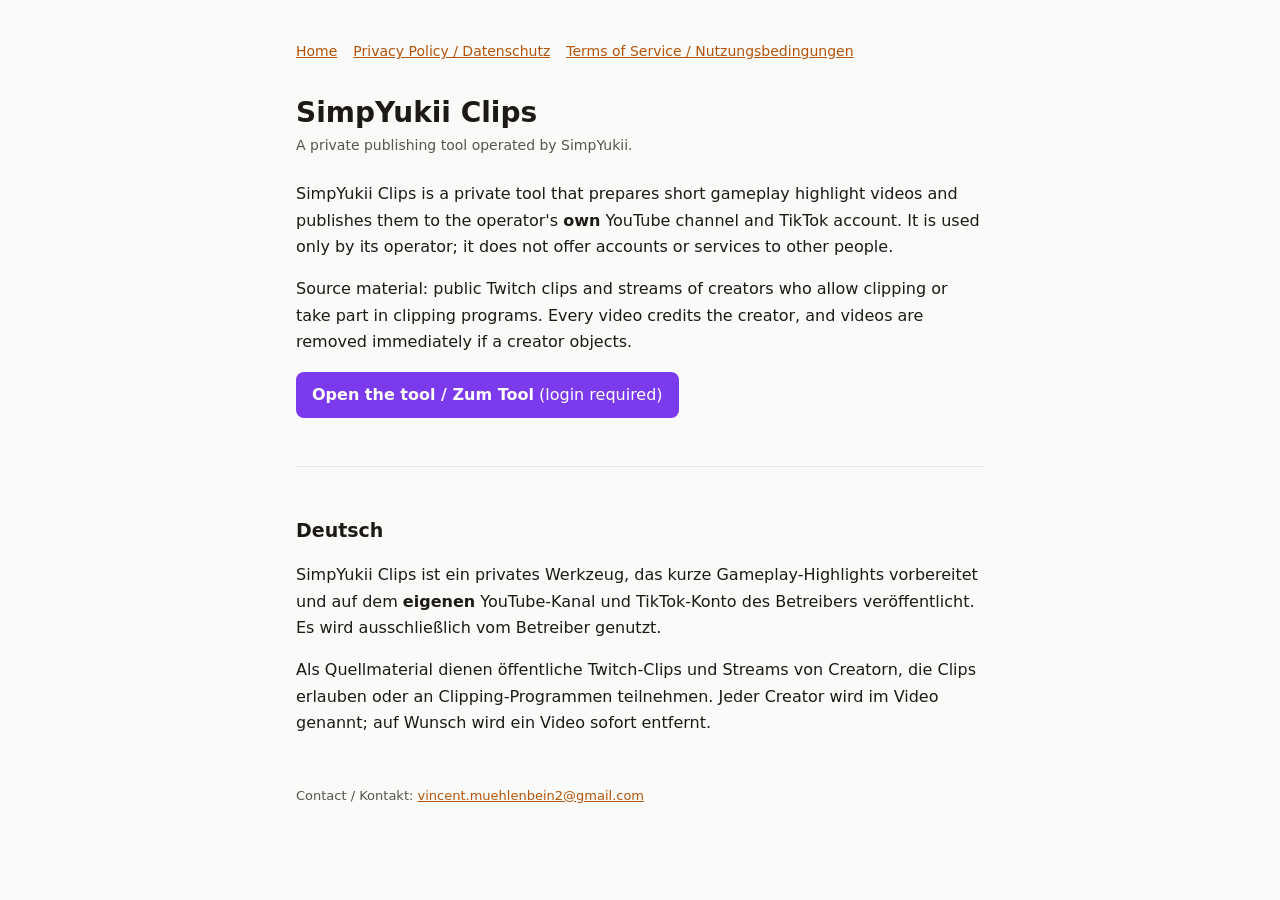
<file: index.html>
<!doctype html>
<html lang="en"><head><meta charset="utf-8"><meta name="viewport" content="width=device-width,initial-scale=1">
<title>SimpYukii Clips</title><link rel="stylesheet" href="/style.css"></head>
<body><main><nav><a href="/">Home</a><a href="/privacy.html">Privacy Policy / Datenschutz</a><a href="/terms.html">Terms of Service / Nutzungsbedingungen</a></nav>

<h1>SimpYukii Clips</h1>
<p class="meta">A private publishing tool operated by SimpYukii.</p>
<p>SimpYukii Clips is a private tool that prepares short gameplay highlight videos and publishes them to the operator's <strong>own</strong> YouTube channel and TikTok account. It is used only by its operator; it does not offer accounts or services to other people.</p>
<p>Source material: public Twitch clips and streams of creators who allow clipping or take part in clipping programs. Every video credits the creator, and videos are removed immediately if a creator objects.</p>
<p><a class="btn" href="https://2-31-112-199.sslip.io/" style="display:inline-block;padding:10px 16px;border-radius:8px;background:#7c3aed;color:#fff;text-decoration:none"><b>Open the tool / Zum Tool</b> (login required)</a></p>
<hr>
<h2>Deutsch</h2>
<p>SimpYukii Clips ist ein privates Werkzeug, das kurze Gameplay-Highlights vorbereitet und auf dem <strong>eigenen</strong> YouTube-Kanal und TikTok-Konto des Betreibers veröffentlicht. Es wird ausschließlich vom Betreiber genutzt.</p>
<p>Als Quellmaterial dienen öffentliche Twitch-Clips und Streams von Creatorn, die Clips erlauben oder an Clipping-Programmen teilnehmen. Jeder Creator wird im Video genannt; auf Wunsch wird ein Video sofort entfernt.</p>

<footer>Contact / Kontakt: <a href="mailto:vincent.muehlenbein2@gmail.com">vincent.muehlenbein2@gmail.com</a></footer>
</main></body></html>
</file>
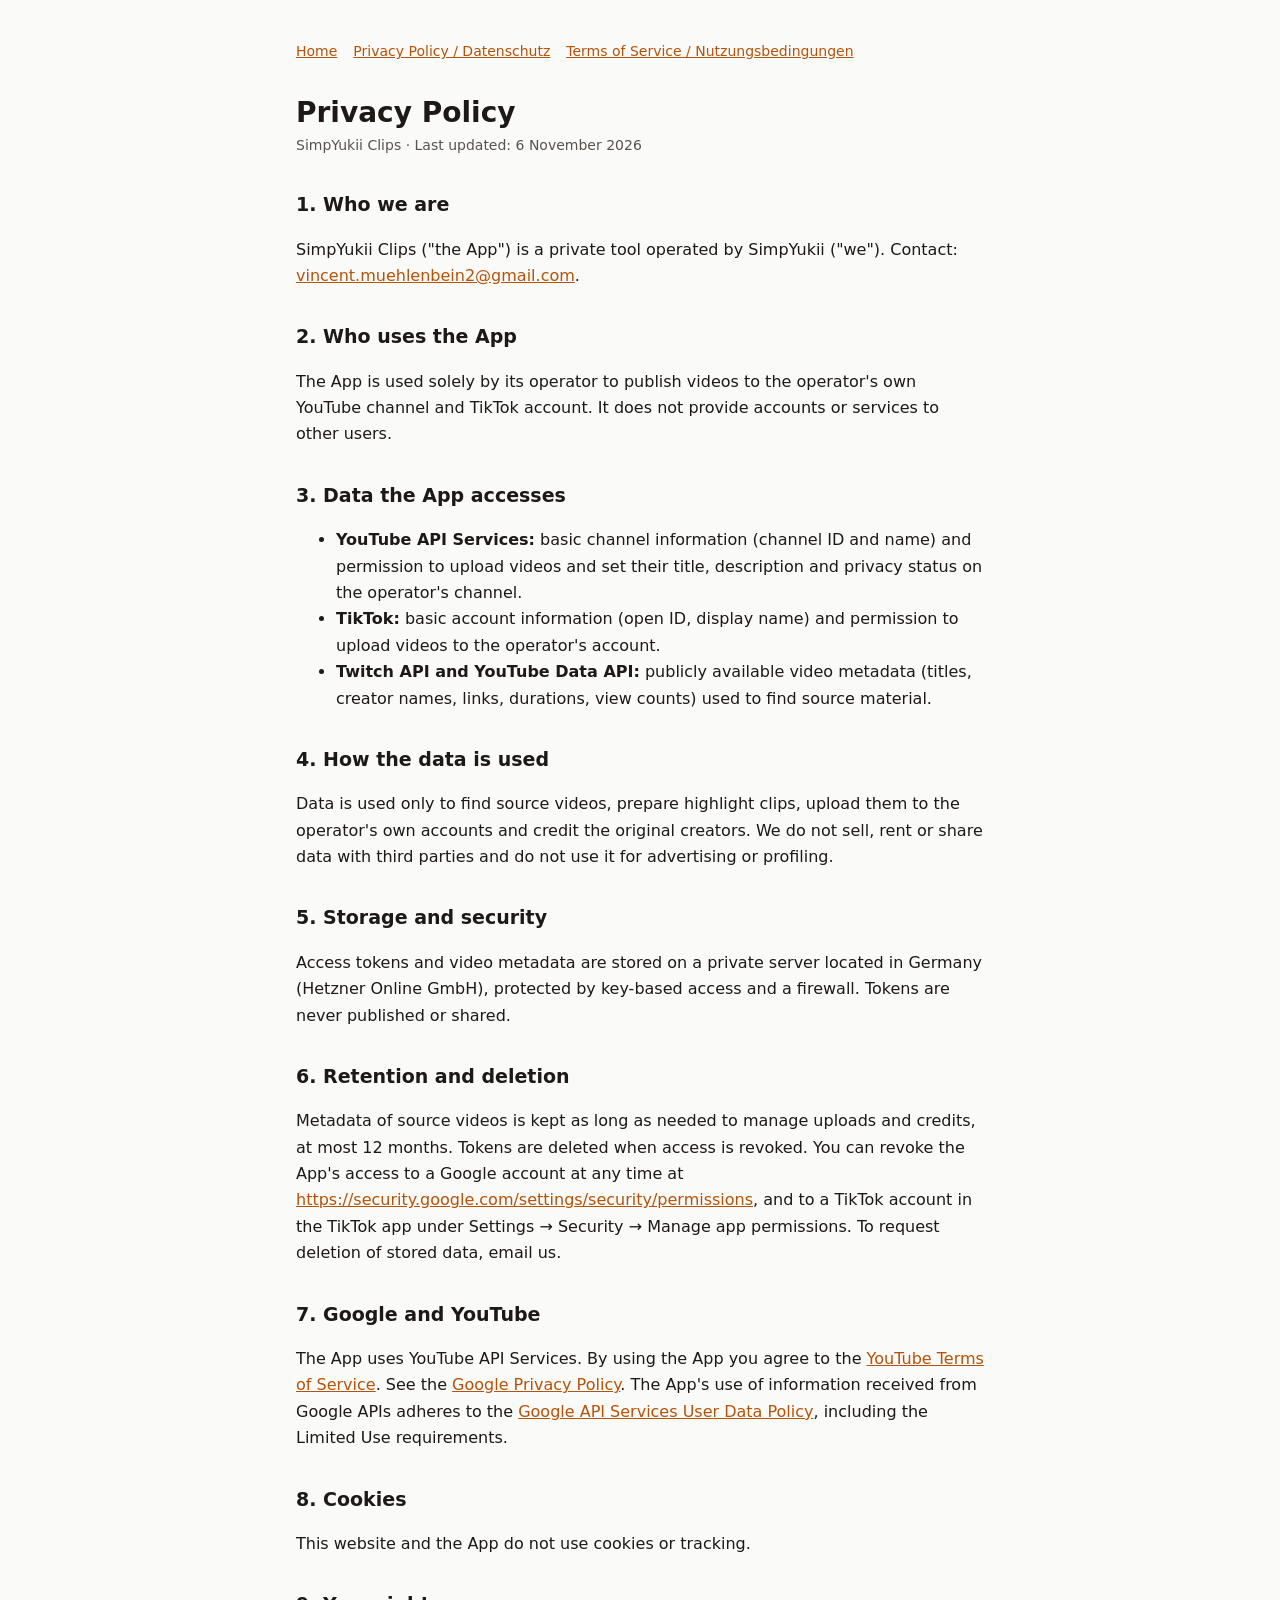
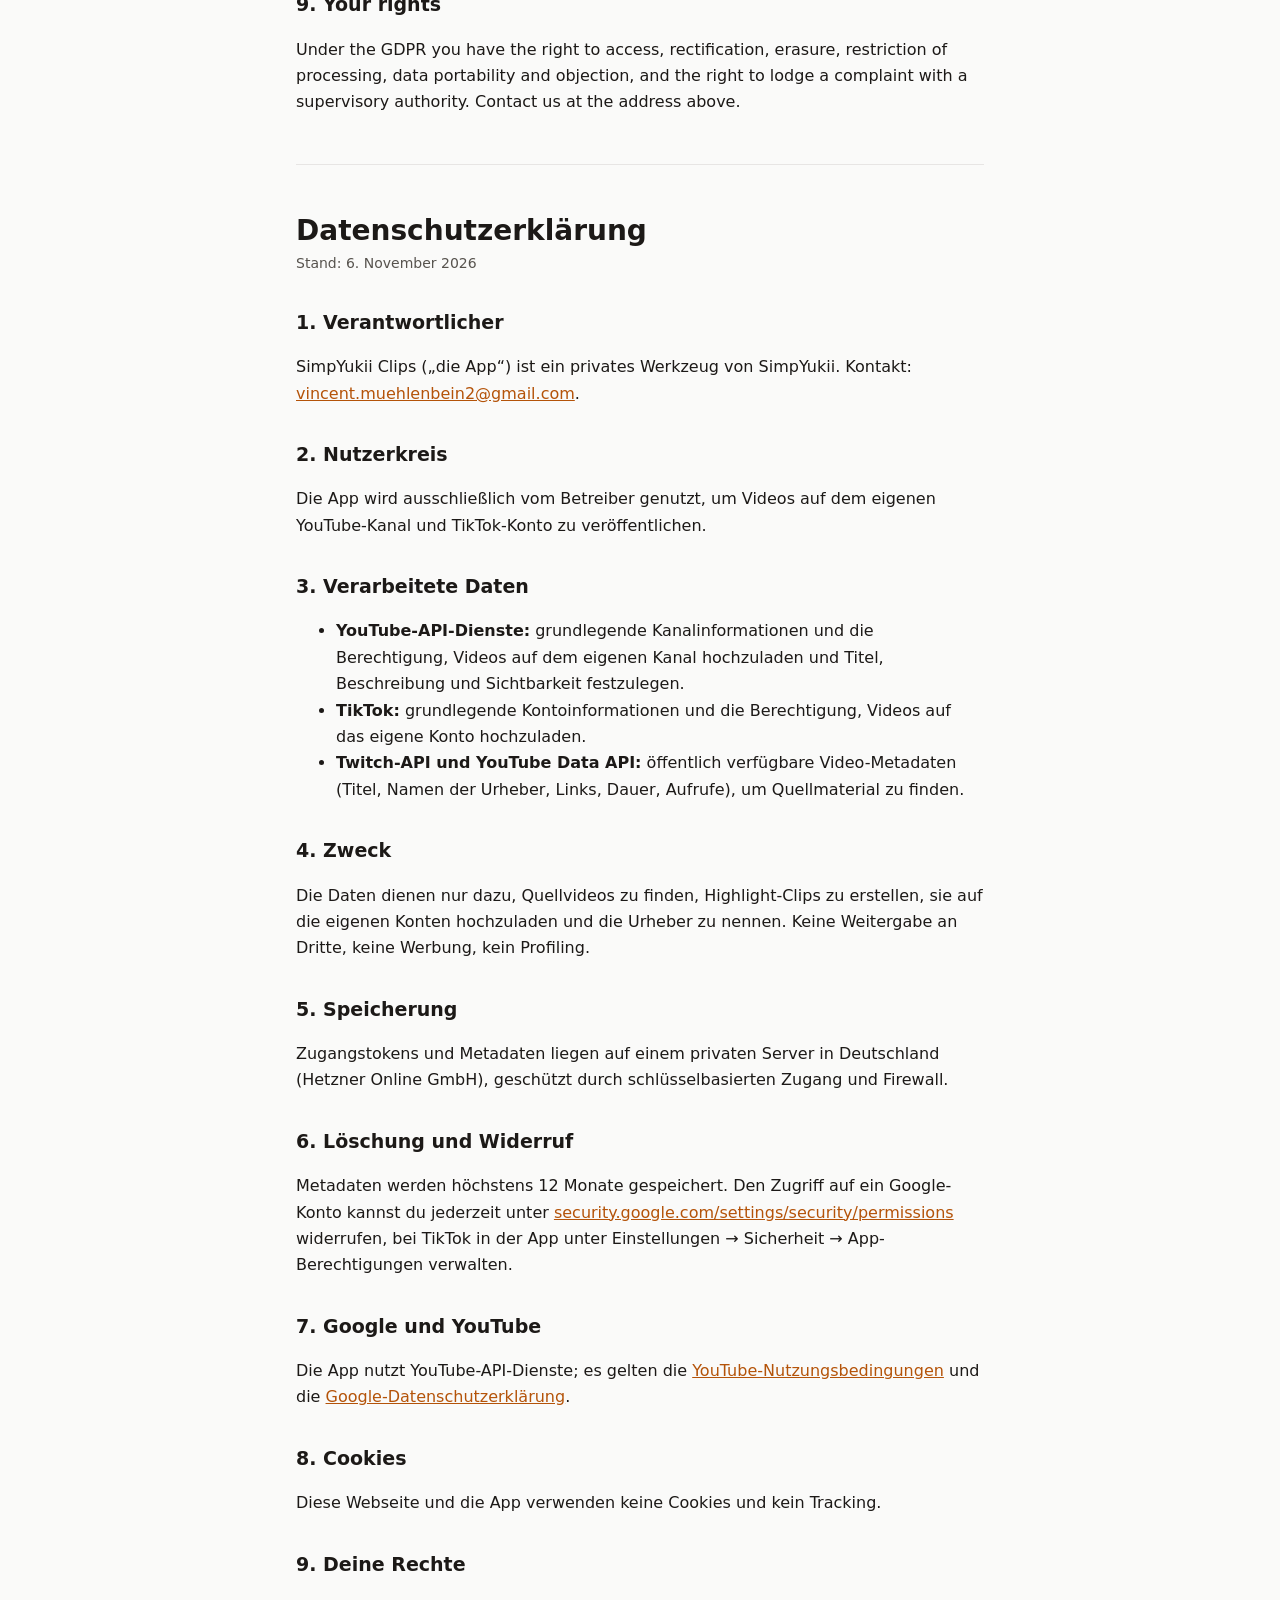
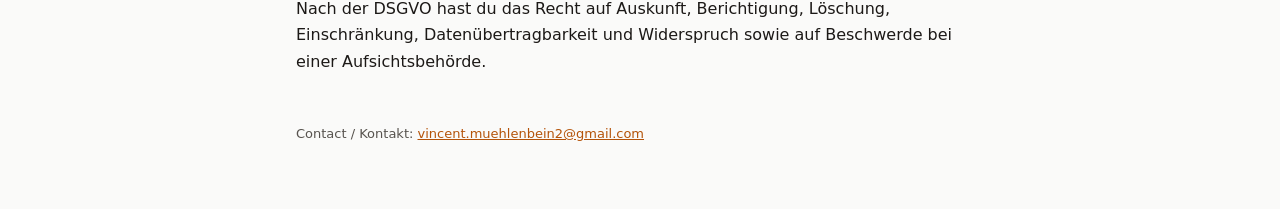
<file: privacy.html>
<!doctype html>
<html lang="en"><head><meta charset="utf-8"><meta name="viewport" content="width=device-width,initial-scale=1">
<title>Privacy Policy – SimpYukii Clips</title><link rel="stylesheet" href="/style.css"></head>
<body><main><nav><a href="/">Home</a><a href="/privacy.html">Privacy Policy / Datenschutz</a><a href="/terms.html">Terms of Service / Nutzungsbedingungen</a></nav>

<h1>Privacy Policy</h1>
<p class="meta">SimpYukii Clips · Last updated: 6 November 2026</p>
<h2>1. Who we are</h2>
<p>SimpYukii Clips ("the App") is a private tool operated by SimpYukii ("we"). Contact: <a href="mailto:vincent.muehlenbein2@gmail.com">vincent.muehlenbein2@gmail.com</a>.</p>
<h2>2. Who uses the App</h2>
<p>The App is used solely by its operator to publish videos to the operator's own YouTube channel and TikTok account. It does not provide accounts or services to other users.</p>
<h2>3. Data the App accesses</h2>
<ul>
<li><strong>YouTube API Services:</strong> basic channel information (channel ID and name) and permission to upload videos and set their title, description and privacy status on the operator's channel.</li>
<li><strong>TikTok:</strong> basic account information (open ID, display name) and permission to upload videos to the operator's account.</li>
<li><strong>Twitch API and YouTube Data API:</strong> publicly available video metadata (titles, creator names, links, durations, view counts) used to find source material.</li>
</ul>
<h2>4. How the data is used</h2>
<p>Data is used only to find source videos, prepare highlight clips, upload them to the operator's own accounts and credit the original creators. We do not sell, rent or share data with third parties and do not use it for advertising or profiling.</p>
<h2>5. Storage and security</h2>
<p>Access tokens and video metadata are stored on a private server located in Germany (Hetzner Online GmbH), protected by key-based access and a firewall. Tokens are never published or shared.</p>
<h2>6. Retention and deletion</h2>
<p>Metadata of source videos is kept as long as needed to manage uploads and credits, at most 12 months. Tokens are deleted when access is revoked. You can revoke the App's access to a Google account at any time at <a href="https://security.google.com/settings/security/permissions">https://security.google.com/settings/security/permissions</a>, and to a TikTok account in the TikTok app under Settings → Security → Manage app permissions. To request deletion of stored data, email us.</p>
<h2>7. Google and YouTube</h2>
<p>The App uses YouTube API Services. By using the App you agree to the <a href="https://www.youtube.com/t/terms">YouTube Terms of Service</a>. See the <a href="https://policies.google.com/privacy">Google Privacy Policy</a>. The App's use of information received from Google APIs adheres to the <a href="https://developers.google.com/terms/api-services-user-data-policy">Google API Services User Data Policy</a>, including the Limited Use requirements.</p>
<h2>8. Cookies</h2>
<p>This website and the App do not use cookies or tracking.</p>
<h2>9. Your rights</h2>
<p>Under the GDPR you have the right to access, rectification, erasure, restriction of processing, data portability and objection, and the right to lodge a complaint with a supervisory authority. Contact us at the address above.</p>
<hr>
<h1>Datenschutzerklärung</h1>
<p class="meta">Stand: 6. November 2026</p>
<h2>1. Verantwortlicher</h2>
<p>SimpYukii Clips („die App“) ist ein privates Werkzeug von SimpYukii. Kontakt: <a href="mailto:vincent.muehlenbein2@gmail.com">vincent.muehlenbein2@gmail.com</a>.</p>
<h2>2. Nutzerkreis</h2>
<p>Die App wird ausschließlich vom Betreiber genutzt, um Videos auf dem eigenen YouTube-Kanal und TikTok-Konto zu veröffentlichen.</p>
<h2>3. Verarbeitete Daten</h2>
<ul>
<li><strong>YouTube-API-Dienste:</strong> grundlegende Kanalinformationen und die Berechtigung, Videos auf dem eigenen Kanal hochzuladen und Titel, Beschreibung und Sichtbarkeit festzulegen.</li>
<li><strong>TikTok:</strong> grundlegende Kontoinformationen und die Berechtigung, Videos auf das eigene Konto hochzuladen.</li>
<li><strong>Twitch-API und YouTube Data API:</strong> öffentlich verfügbare Video-Metadaten (Titel, Namen der Urheber, Links, Dauer, Aufrufe), um Quellmaterial zu finden.</li>
</ul>
<h2>4. Zweck</h2>
<p>Die Daten dienen nur dazu, Quellvideos zu finden, Highlight-Clips zu erstellen, sie auf die eigenen Konten hochzuladen und die Urheber zu nennen. Keine Weitergabe an Dritte, keine Werbung, kein Profiling.</p>
<h2>5. Speicherung</h2>
<p>Zugangstokens und Metadaten liegen auf einem privaten Server in Deutschland (Hetzner Online GmbH), geschützt durch schlüsselbasierten Zugang und Firewall.</p>
<h2>6. Löschung und Widerruf</h2>
<p>Metadaten werden höchstens 12 Monate gespeichert. Den Zugriff auf ein Google-Konto kannst du jederzeit unter <a href="https://security.google.com/settings/security/permissions">security.google.com/settings/security/permissions</a> widerrufen, bei TikTok in der App unter Einstellungen → Sicherheit → App-Berechtigungen verwalten.</p>
<h2>7. Google und YouTube</h2>
<p>Die App nutzt YouTube-API-Dienste; es gelten die <a href="https://www.youtube.com/t/terms">YouTube-Nutzungsbedingungen</a> und die <a href="https://policies.google.com/privacy">Google-Datenschutzerklärung</a>.</p>
<h2>8. Cookies</h2>
<p>Diese Webseite und die App verwenden keine Cookies und kein Tracking.</p>
<h2>9. Deine Rechte</h2>
<p>Nach der DSGVO hast du das Recht auf Auskunft, Berichtigung, Löschung, Einschränkung, Datenübertragbarkeit und Widerspruch sowie auf Beschwerde bei einer Aufsichtsbehörde.</p>

<footer>Contact / Kontakt: <a href="mailto:vincent.muehlenbein2@gmail.com">vincent.muehlenbein2@gmail.com</a></footer>
</main></body></html>
</file>
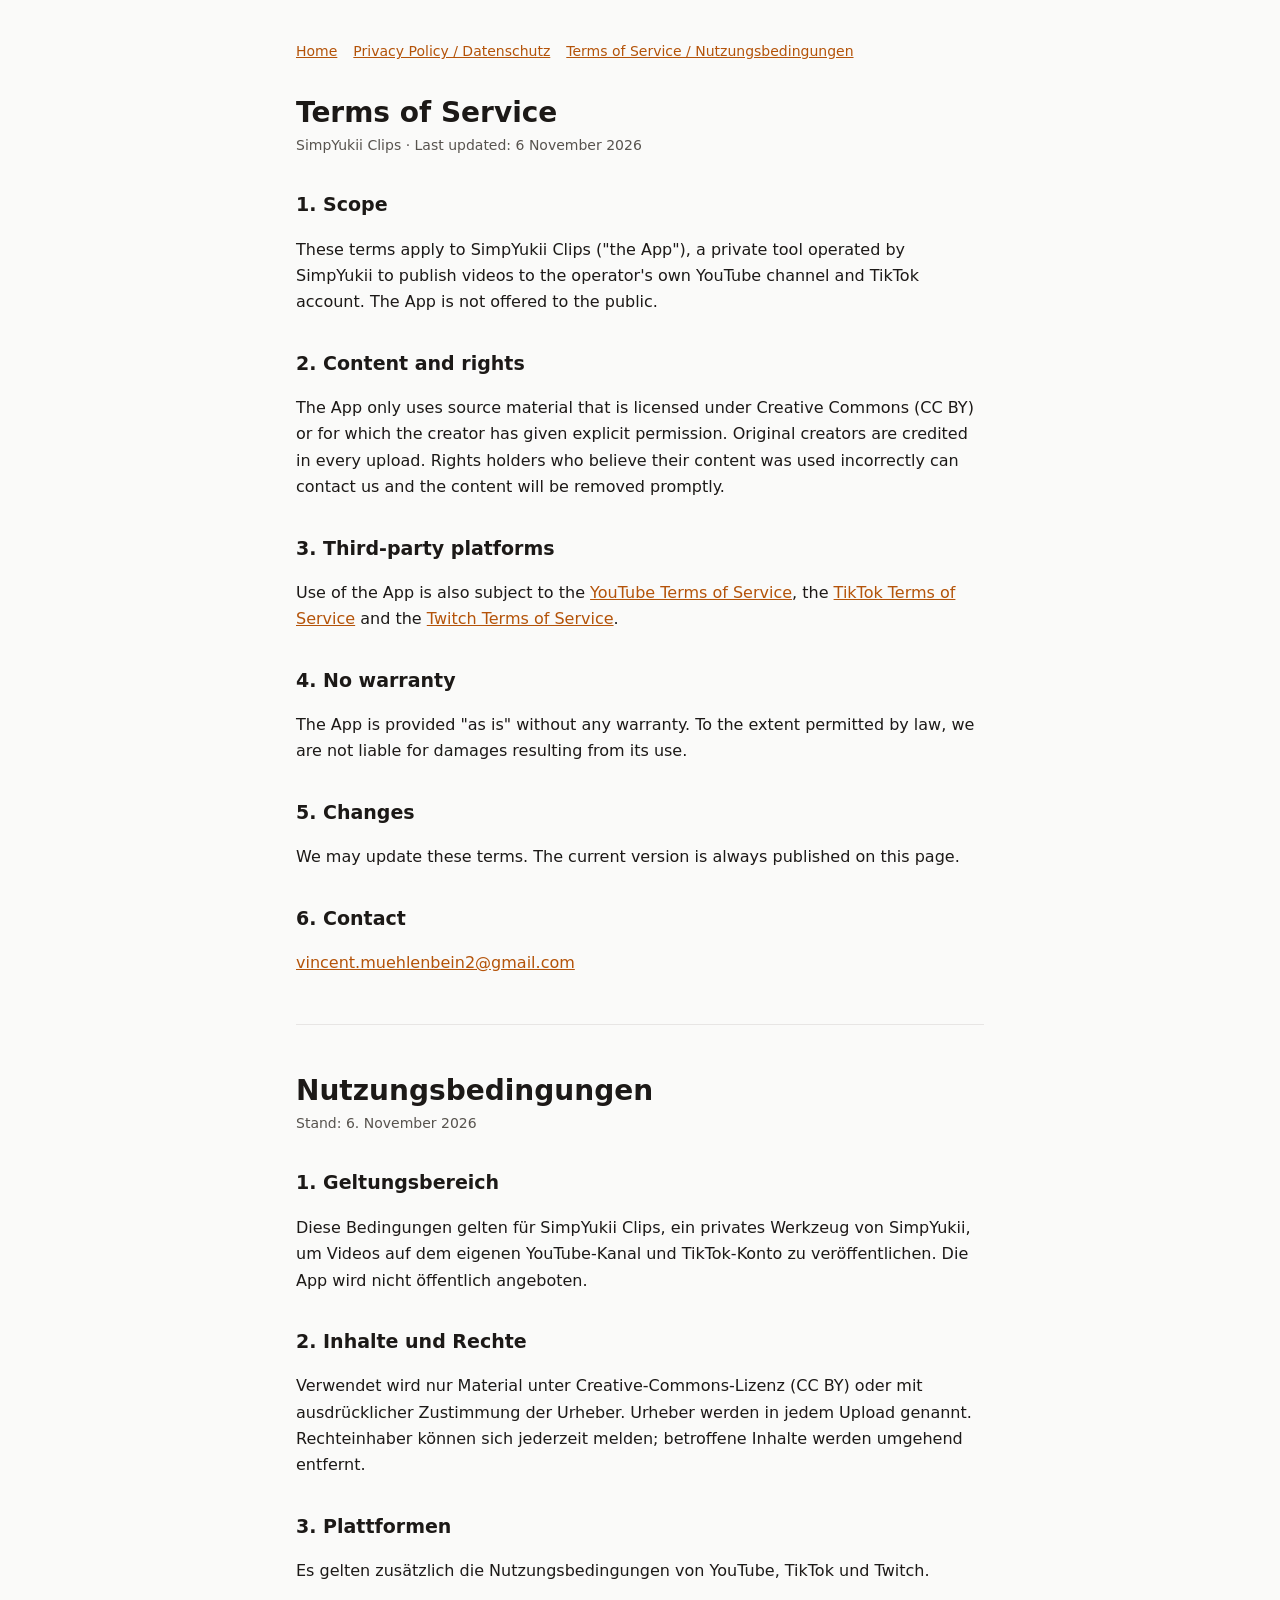
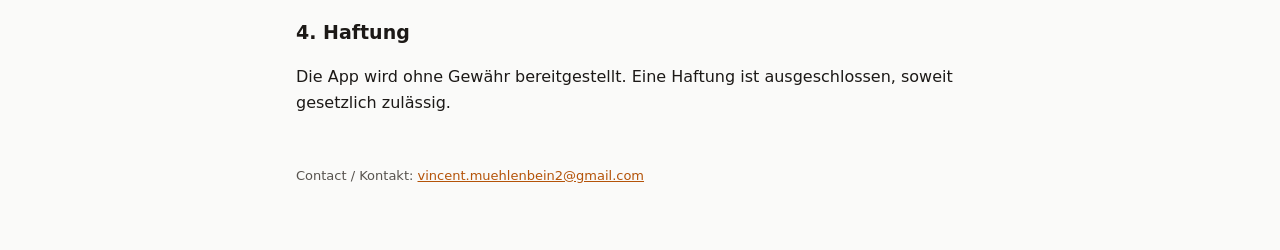
<file: terms.html>
<!doctype html>
<html lang="en"><head><meta charset="utf-8"><meta name="viewport" content="width=device-width,initial-scale=1">
<title>Terms of Service – SimpYukii Clips</title><link rel="stylesheet" href="/style.css"></head>
<body><main><nav><a href="/">Home</a><a href="/privacy.html">Privacy Policy / Datenschutz</a><a href="/terms.html">Terms of Service / Nutzungsbedingungen</a></nav>

<h1>Terms of Service</h1>
<p class="meta">SimpYukii Clips · Last updated: 6 November 2026</p>
<h2>1. Scope</h2>
<p>These terms apply to SimpYukii Clips ("the App"), a private tool operated by SimpYukii to publish videos to the operator's own YouTube channel and TikTok account. The App is not offered to the public.</p>
<h2>2. Content and rights</h2>
<p>The App only uses source material that is licensed under Creative Commons (CC BY) or for which the creator has given explicit permission. Original creators are credited in every upload. Rights holders who believe their content was used incorrectly can contact us and the content will be removed promptly.</p>
<h2>3. Third-party platforms</h2>
<p>Use of the App is also subject to the <a href="https://www.youtube.com/t/terms">YouTube Terms of Service</a>, the <a href="https://www.tiktok.com/legal/terms-of-service">TikTok Terms of Service</a> and the <a href="https://www.twitch.tv/p/legal/terms-of-service/">Twitch Terms of Service</a>.</p>
<h2>4. No warranty</h2>
<p>The App is provided "as is" without any warranty. To the extent permitted by law, we are not liable for damages resulting from its use.</p>
<h2>5. Changes</h2>
<p>We may update these terms. The current version is always published on this page.</p>
<h2>6. Contact</h2>
<p><a href="mailto:vincent.muehlenbein2@gmail.com">vincent.muehlenbein2@gmail.com</a></p>
<hr>
<h1>Nutzungsbedingungen</h1>
<p class="meta">Stand: 6. November 2026</p>
<h2>1. Geltungsbereich</h2>
<p>Diese Bedingungen gelten für SimpYukii Clips, ein privates Werkzeug von SimpYukii, um Videos auf dem eigenen YouTube-Kanal und TikTok-Konto zu veröffentlichen. Die App wird nicht öffentlich angeboten.</p>
<h2>2. Inhalte und Rechte</h2>
<p>Verwendet wird nur Material unter Creative-Commons-Lizenz (CC BY) oder mit ausdrücklicher Zustimmung der Urheber. Urheber werden in jedem Upload genannt. Rechteinhaber können sich jederzeit melden; betroffene Inhalte werden umgehend entfernt.</p>
<h2>3. Plattformen</h2>
<p>Es gelten zusätzlich die Nutzungsbedingungen von YouTube, TikTok und Twitch.</p>
<h2>4. Haftung</h2>
<p>Die App wird ohne Gewähr bereitgestellt. Eine Haftung ist ausgeschlossen, soweit gesetzlich zulässig.</p>

<footer>Contact / Kontakt: <a href="mailto:vincent.muehlenbein2@gmail.com">vincent.muehlenbein2@gmail.com</a></footer>
</main></body></html>
</file>
<file: style.css>
:root{--bg:#fafaf9;--fg:#1c1917;--muted:#57534e;--line:#e7e5e4;--accent:#b45309}
@media (prefers-color-scheme:dark){:root{--bg:#141210;--fg:#f5f5f4;--muted:#a8a29e;--line:#2e2a27;--accent:#f59e0b}}
*{box-sizing:border-box}
body{margin:0;background:var(--bg);color:var(--fg);font:16px/1.65 system-ui,-apple-system,"Segoe UI",sans-serif}
main{max-width:720px;margin:0 auto;padding:40px 16px 64px}
nav{display:flex;gap:16px;flex-wrap:wrap;font-size:14px;margin-bottom:32px}
a{color:var(--accent)}
h1{font-size:28px;line-height:1.25;margin:0 0 4px}
h2{font-size:19px;margin:32px 0 8px}
.meta{color:var(--muted);font-size:14px;margin:0 0 24px}
hr{border:0;border-top:1px solid var(--line);margin:48px 0}
footer{color:var(--muted);font-size:13px;margin-top:48px}
</file>
